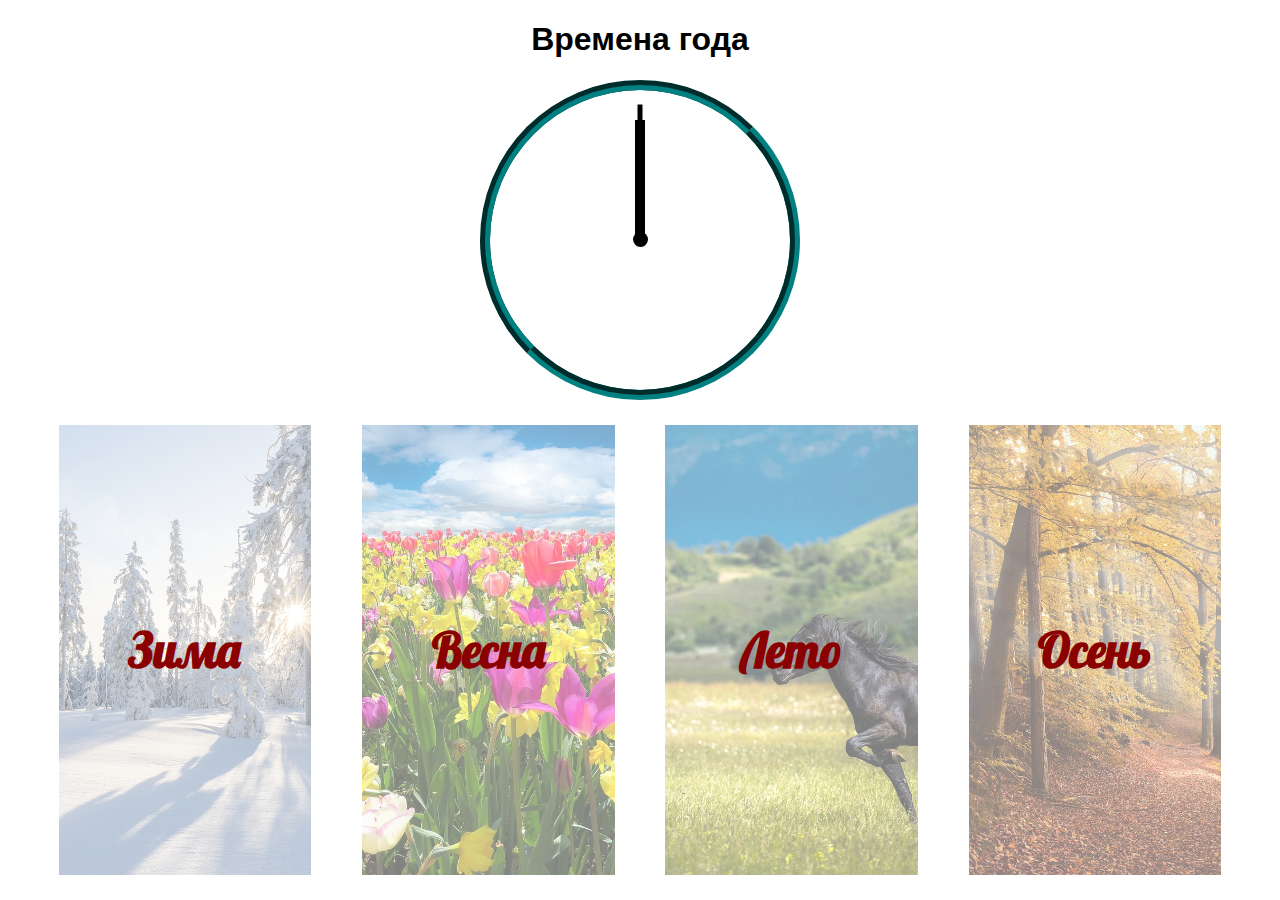
<file: index.html>
<!DOCTYPE html>
<html lang="en">
<head>
    <meta charset="UTF-8">
    <meta name="viewport" content="width=device-width, initial-scale=1.0">
    <title>Времена года</title>
    <link rel="stylesheet" href="index.css">
</head>
<body>
    <h1>Времена года</h1>
    <div id="clock">
        <div id="arrow1"></div>
        <div id="arrow2"></div>
        <div id="bolt"></div>
    </div>
    <nav>
        <a href="zima.html">
            <span><p>Зима</p></span>
            <img src="images/zima1.jpg" alt="">
        </a>
        <a href="vesna.html">
            <span><p>Весна</p></span>
            <img src="images/vesna1.jpg" alt="">
        </a>
        <a href="leto.html">
            <span><p>Лето</p></span>
            <img src="images/leto1.jpg" alt="">
        </a>
        <a href="osen.html">
            <span><p>Осень</p></span>
            <img src="images/osen1.jpg" alt="">
        </a>
    </nav>
</body>
</html>
</file>
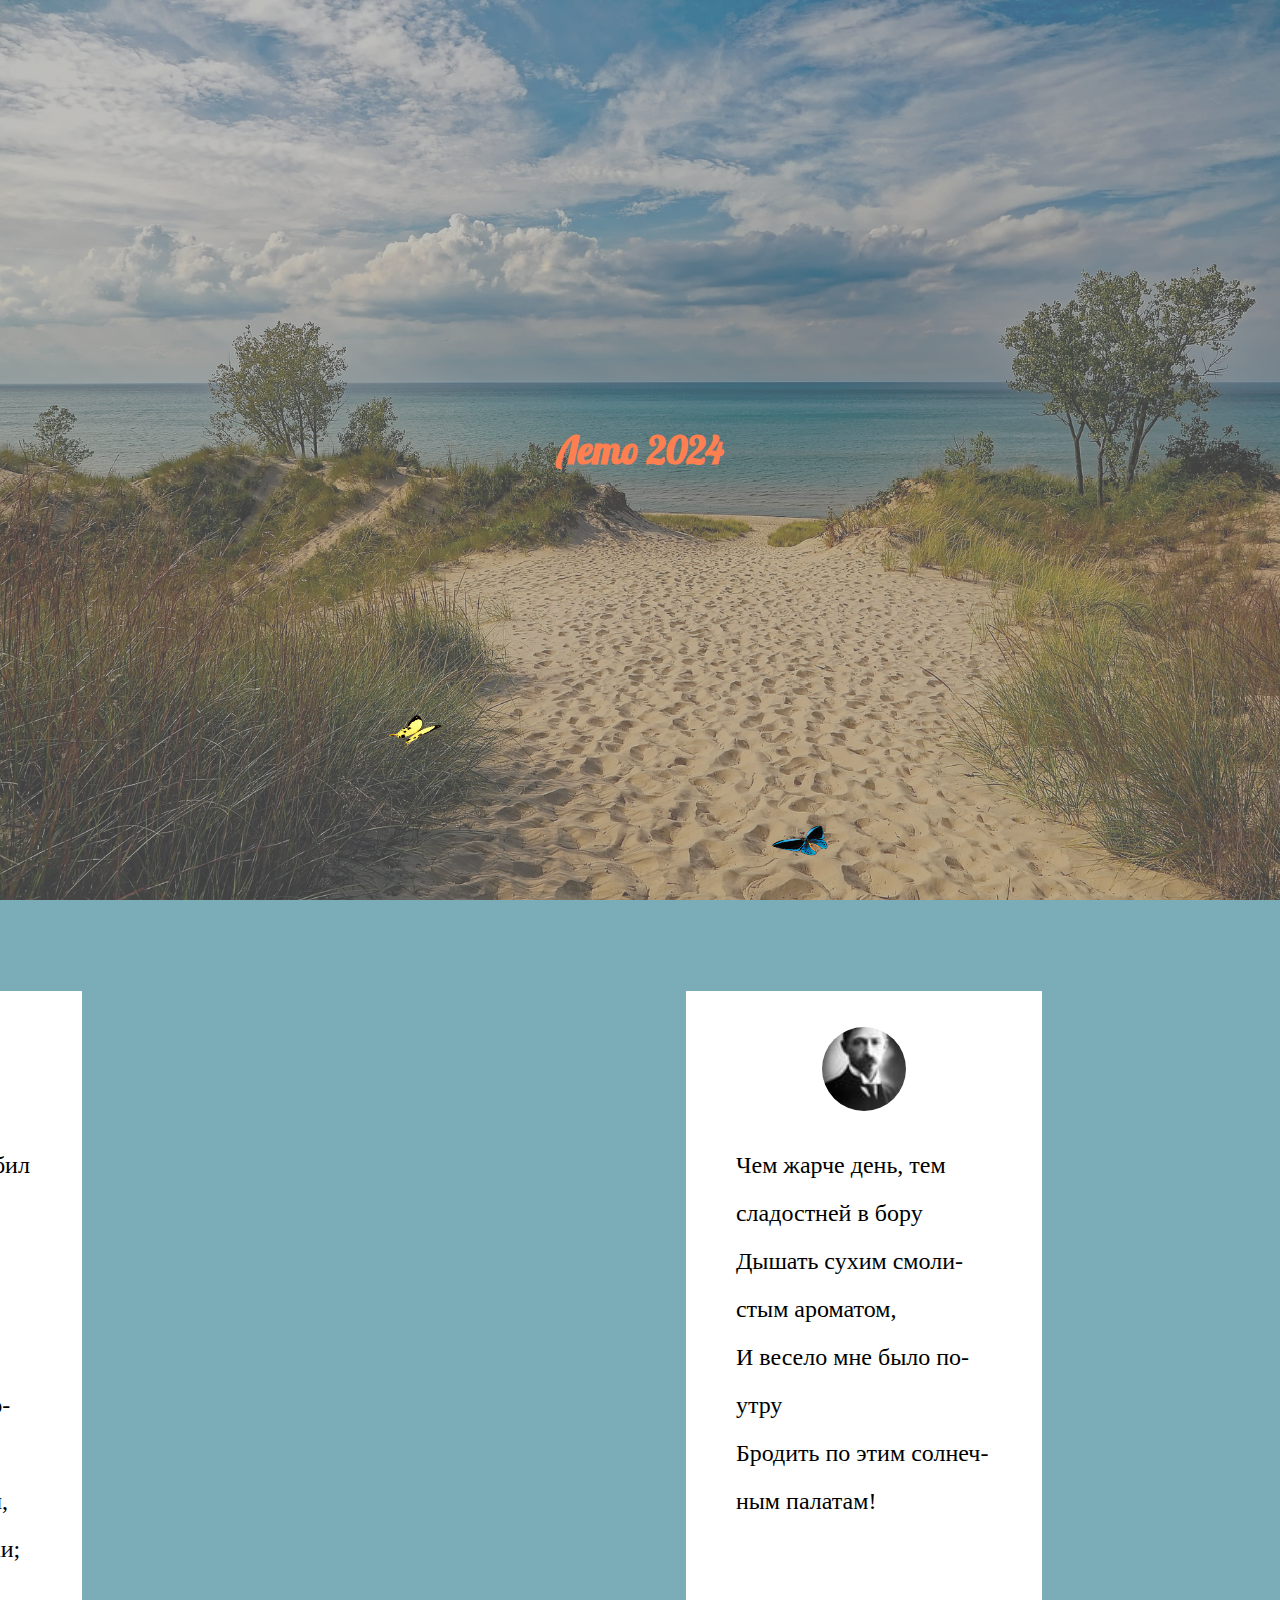
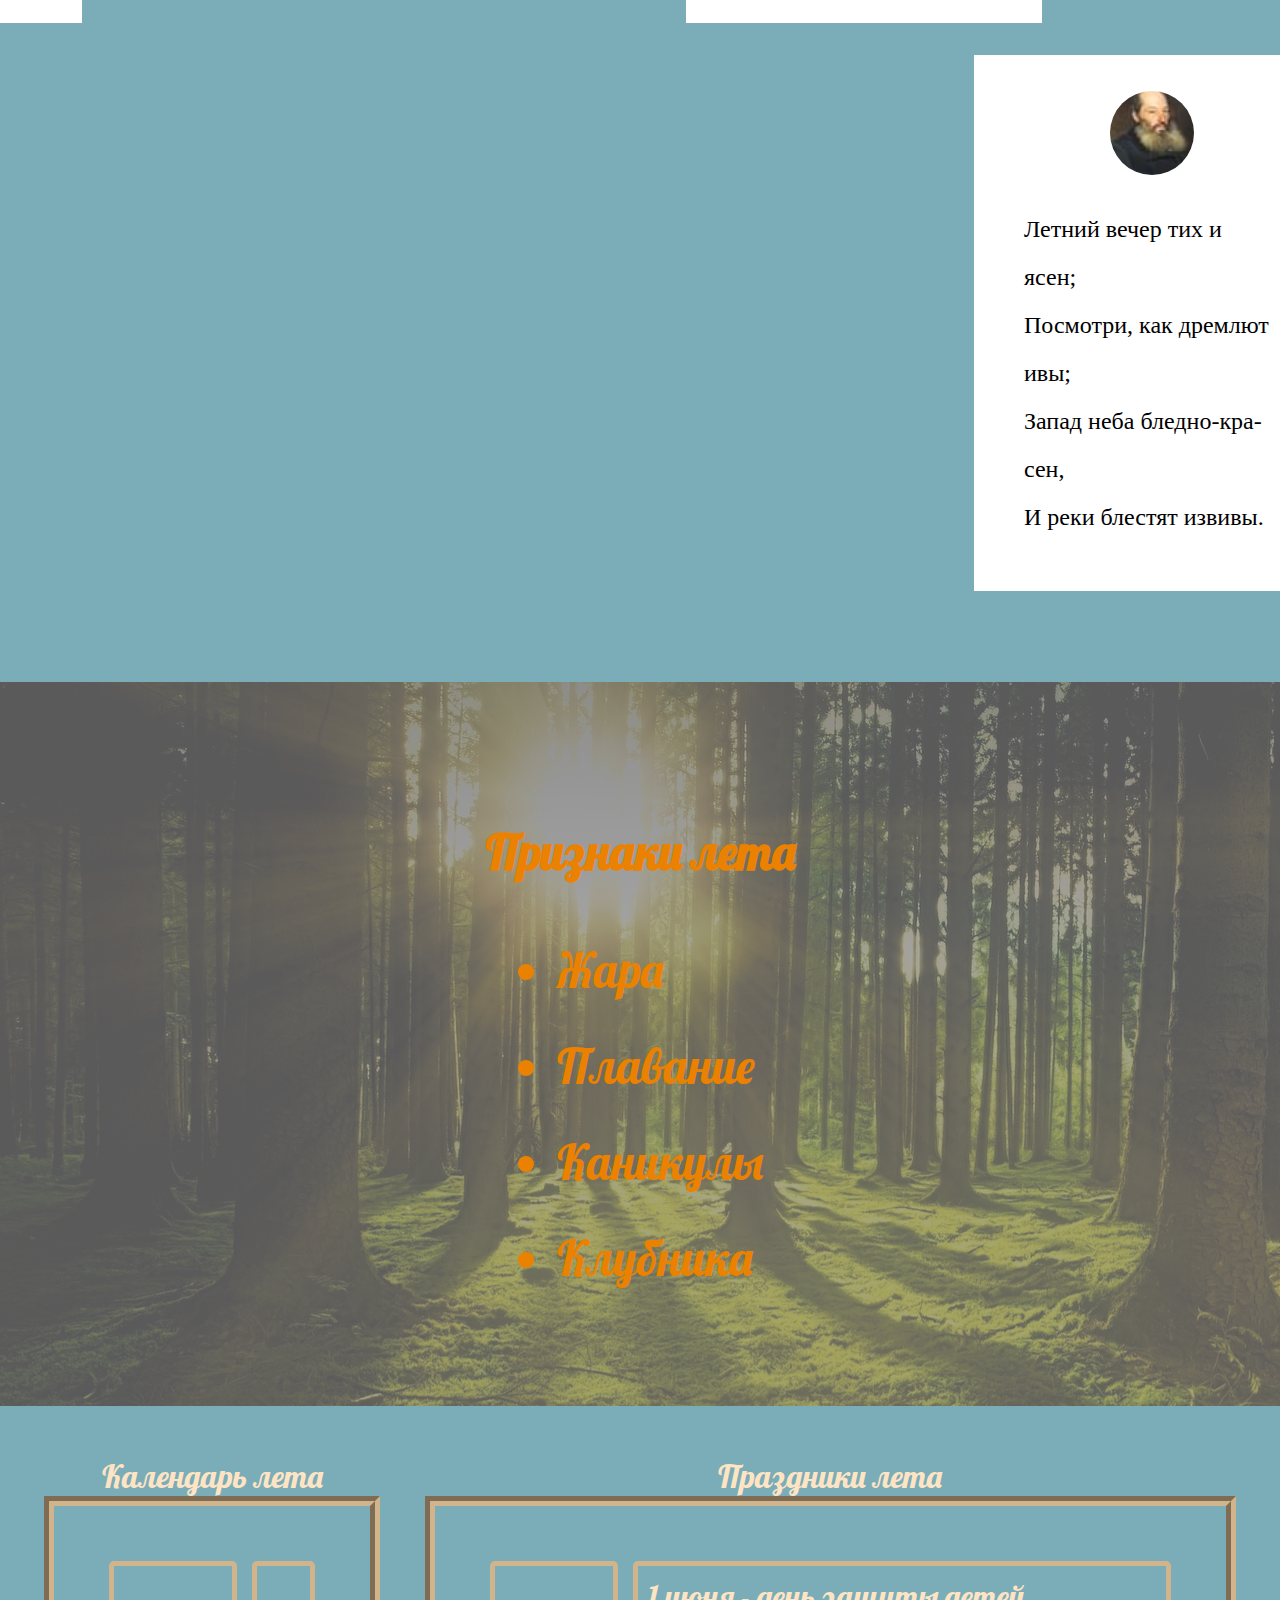
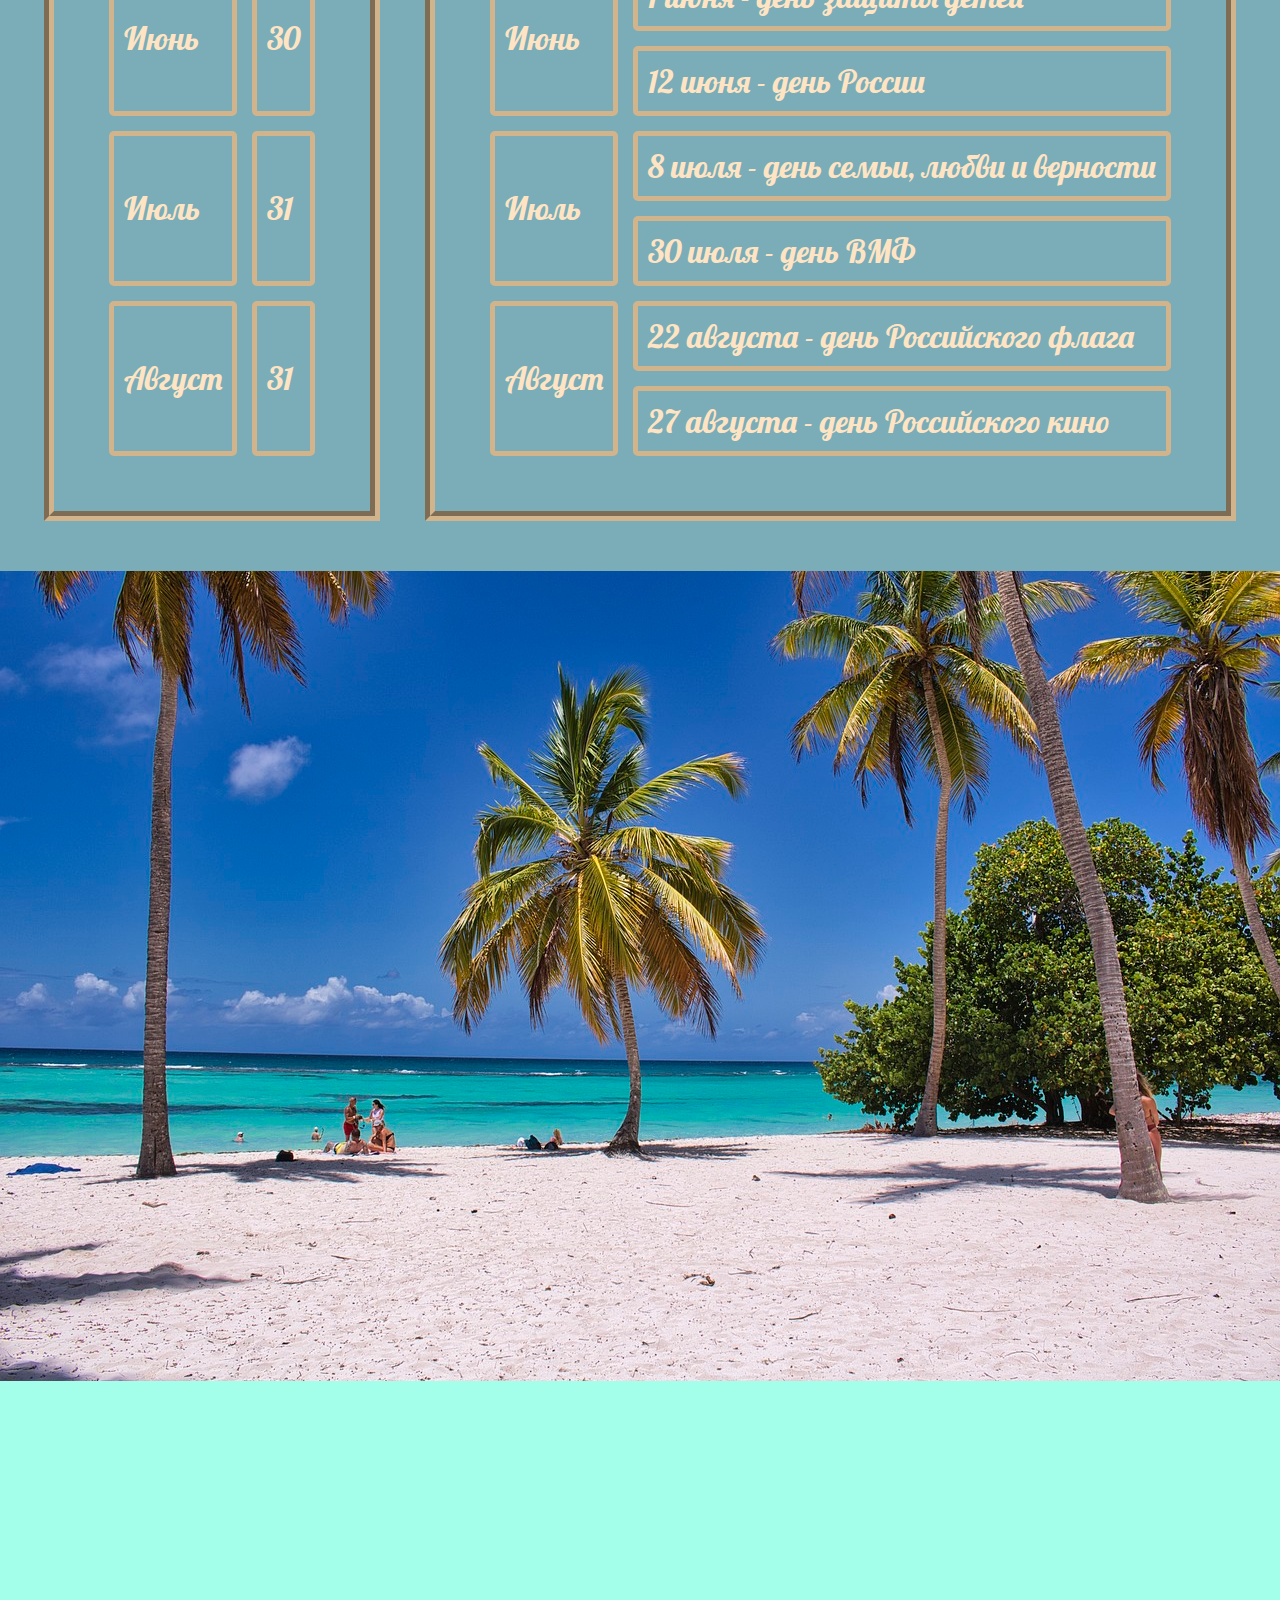
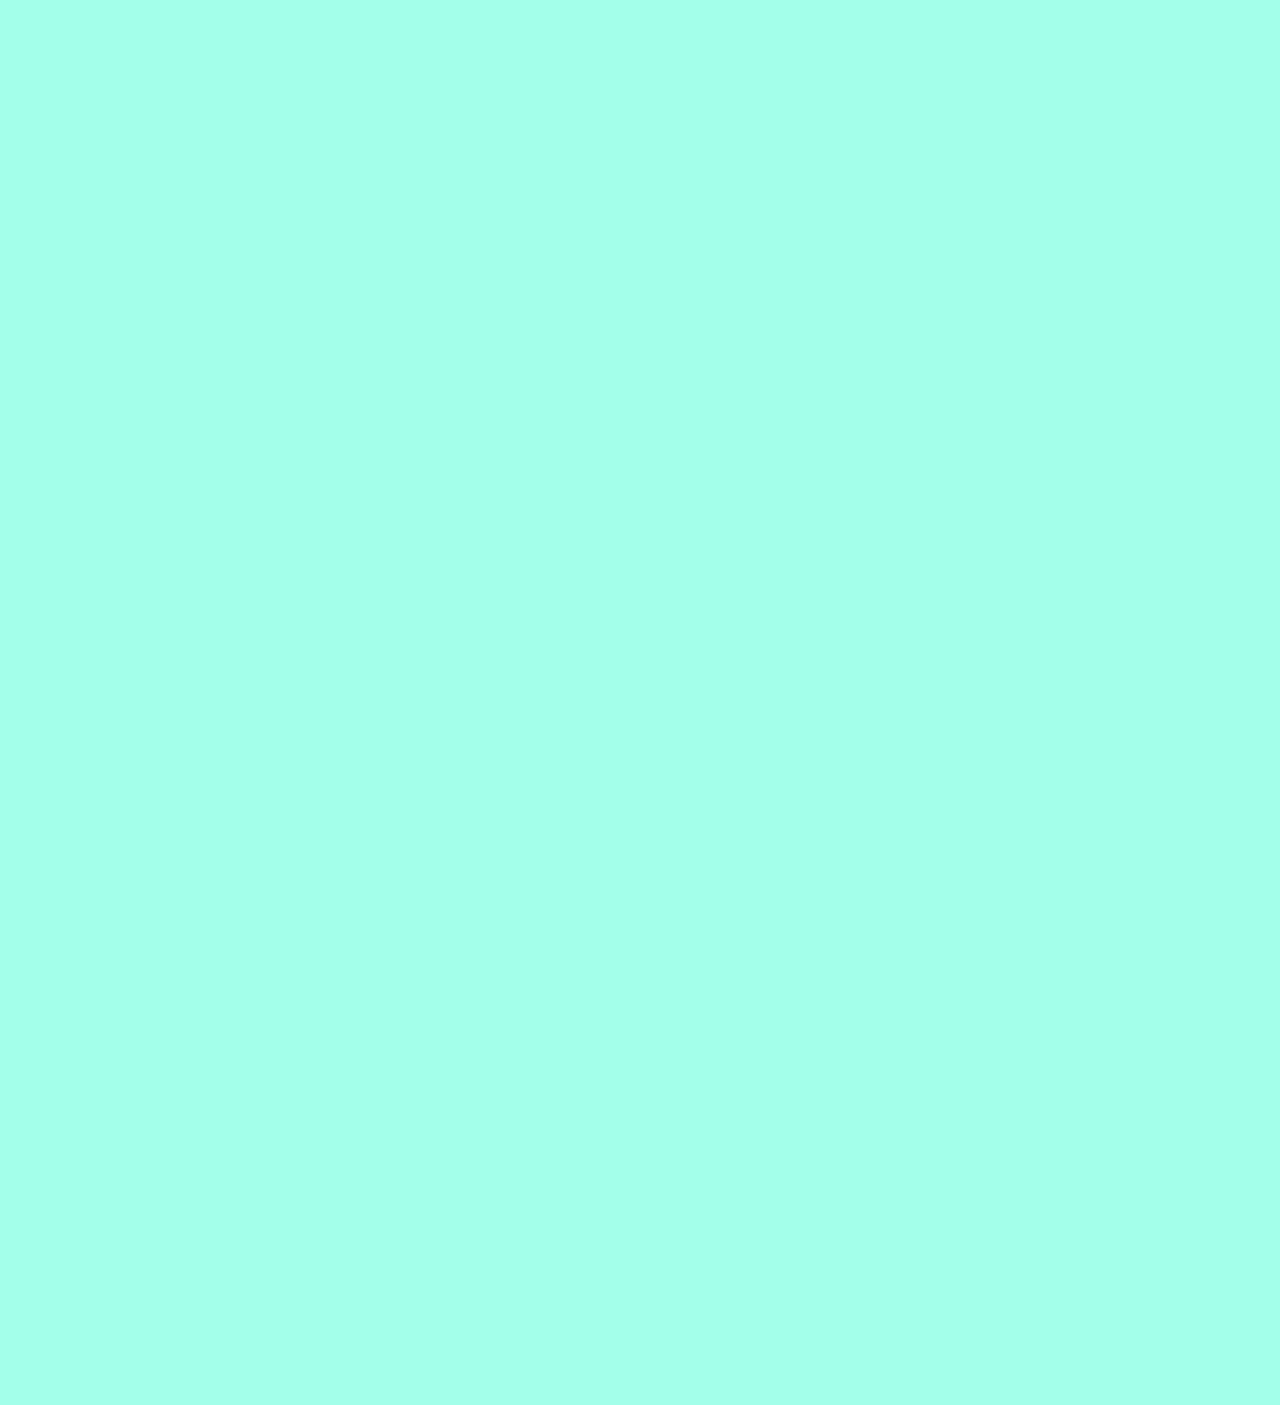
<file: leto.html>
<!DOCTYPE html>
<html lang="ru">
<head>
    <meta charset="UTF-8">
    <meta name="viewport" content="width=device-width, initial-scale=1.0">
    <title>Лето</title>
    <link rel="stylesheet" href="leto.css">
    <script src="leto.js"></script>
</head>
<body onscroll="show()">
    <section id="title">
        <h1><span>Лето 2024</span></h1>
        <img src="images/1373211660_babochki22b.gif" alt="" id="butterfly1">
        <img src="images/1373213670_babochki29b.gif" alt="" id="butterfly2">
    </section>
    <section id="poem">
        <figure>
            <img src="images/pushkin.jpeg" alt="">
            <figcaption>
                Ох, лето красное! любил бы я тебя, <br>
                Когда б не зной, да пыль, да комары, да мухи. <br>
                Ты, все душевные способности губя, <br>
                Нас мучишь; как поля, мы страждем от засухи;
            </figcaption>
        </figure>
        <figure>
            <img src="images/bunin.jpeg" alt="">
            <figcaption>
                Чем жарче день, тем сладостней в бору <br>
                Дышать сухим смолистым ароматом, <br>
                И весело мне было поутру <br>
                Бродить по этим солнечным палатам!
            </figcaption>
        </figure>
        <figure>
            <img src="images/fet.jpeg" alt="">
            <figcaption>
                Летний вечер тих и ясен; <br>
                Посмотри, как дремлют ивы; <br>
                Запад неба бледно-красен, <br>
                И реки блестят извивы.
            </figcaption>
        </figure>
    </section>
    <section id="signs">
        <div class="filter">
            <h2>Признаки лета</h2>
            <ul>
                <li>Жара</li>
                <li>Плавание</li>
                <li>Каникулы</li>
                <li>Клубника</li>
            </ul>
        </div>
    </section>
    <section id="calendars">
        <table>
            <caption>Календарь лета</caption>
            <tr>
                <td>Июнь</td>
                <td>30</td>
            </tr>
            <tr>
                <td>Июль</td>
                <td>31</td>
            </tr>
            <tr>
                <td>Август</td>
                <td>31</td>
            </tr>
        </table>
        <table>
            <caption>Праздники лета</caption>
            <tr>
                <td rowspan="2"><a href="https://ru.wikipedia.org/wiki/%D0%98%D1%8E%D0%BD%D1%8C">Июнь</a></td>
                <td><a href="https://ru.wikipedia.org/wiki/%D0%9C%D0%B5%D0%B6%D0%B4%D1%83%D0%BD%D0%B0%D1%80%D0%BE%D0%B4%D0%BD%D1%8B%D0%B9_%D0%B4%D0%B5%D0%BD%D1%8C_%D0%B7%D0%B0%D1%89%D0%B8%D1%82%D1%8B_%D0%B4%D0%B5%D1%82%D0%B5%D0%B9">1 июня - день защиты детей</a></td>
            </tr>
            <tr>
                <td><a href="https://ru.wikipedia.org/wiki/%D0%94%D0%B5%D0%BD%D1%8C_%D0%A0%D0%BE%D1%81%D1%81%D0%B8%D0%B8">12 июня - день России</a></td>
            </tr>
            <tr>
                <td rowspan="2"><a href="https://ru.wikipedia.org/wiki/%D0%98%D1%8E%D0%BB%D1%8C">Июль</a></td>
                <td><a href="https://ru.wikipedia.org/wiki/%D0%94%D0%B5%D0%BD%D1%8C_%D1%81%D0%B5%D0%BC%D1%8C%D0%B8,_%D0%BB%D1%8E%D0%B1%D0%B2%D0%B8_%D0%B8_%D0%B2%D0%B5%D1%80%D0%BD%D0%BE%D1%81%D1%82%D0%B8">8 июля - день семьи, любви и верности</a></td>
            </tr>
            <tr>
                <td><a href="https://ru.wikipedia.org/wiki/%D0%94%D0%B5%D0%BD%D1%8C_%D0%92%D0%BE%D0%B5%D0%BD%D0%BD%D0%BE-%D0%9C%D0%BE%D1%80%D1%81%D0%BA%D0%BE%D0%B3%D0%BE_%D0%A4%D0%BB%D0%BE%D1%82%D0%B0">30 июля - день ВМФ</a></td>
            </tr>
            <tr>
                <td rowspan="2"><a href="https://ru.wikipedia.org/wiki/%D0%90%D0%B2%D0%B3%D1%83%D1%81%D1%82">Август</a></td>
                <td><a href="https://ru.wikipedia.org/wiki/%D0%94%D0%B5%D0%BD%D1%8C_%D0%93%D0%BE%D1%81%D1%83%D0%B4%D0%B0%D1%80%D1%81%D1%82%D0%B2%D0%B5%D0%BD%D0%BD%D0%BE%D0%B3%D0%BE_%D1%84%D0%BB%D0%B0%D0%B3%D0%B0_%D0%A0%D0%BE%D1%81%D1%81%D0%B8%D0%B9%D1%81%D0%BA%D0%BE%D0%B9_%D0%A4%D0%B5%D0%B4%D0%B5%D1%80%D0%B0%D1%86%D0%B8%D0%B8">22 августа - день Российского флага</a></td>
            </tr>
            <tr>
                <td><a href="https://ru.wikipedia.org/wiki/%D0%94%D0%B5%D0%BD%D1%8C_%D1%80%D0%BE%D1%81%D1%81%D0%B8%D0%B9%D1%81%D0%BA%D0%BE%D0%B3%D0%BE_%D0%BA%D0%B8%D0%BD%D0%BE">27 августа - день Российского кино</a></td>
            </tr>
        </table>
    </section>
    <section id="gallary">
        <div id="container">
            <img src="images/beach-6517214_1280.jpg" alt=""><img src="images/trees-3410836_1280.jpg" alt=""><img src="images/hills-2165759_1280.jpg" alt=""><img src="images/landscape-1192669_1280.jpg" alt="">
        </div>
    </section>
    <section id="wordart">
        <script src="http://cdn.wordart.com/wordart.min.js" async defer></script>
        <div style="width: auto; height: 90vh; margin:auto" data-wordart-src="http://cdn.wordart.com/json/7891nj6qef48" data-wordart-show-attribution></div>
    </section>
    <section id="answergarden">
        <iframe src="https://answergarden.ch/embed/3998411" style="border: none; width: 75%; height: 90vh " scrolling="no" frameborder="0" title="AnswerGarden" allowTransparency="true"><p><a href="https://answergarden.ch/3998411">Go to AnswerGarden</a></p></iframe>
    </section>
</body>
</html>
</file>
<file: index.css>
@font-face {
    font-family: lobster;
    src: url(fonts/Lobster-Regular.ttf);
}
a{
    width: 20%;
    height: 50vh;
    position: relative;
    text-align: center;
    z-index: 10;
    overflow: hidden;
    font-size: 3em;
    color:darkred;
    font-weight: 900;
    font-family: lobster;
}
a:hover img{
    width: 130%;
    height: 70vh;
}
a:hover span{
    background-color: rgba(255, 255, 255, 0.2);
}
a:hover{
    font-size: 4em;
}
img{
    width: 100%;
    height: 50vh;
    object-fit: cover;
    position: relative;
    z-index: -10;
    transition: all 2s;
}
nav{
    display: flex;
    justify-content: space-evenly;
}
span{
    position: absolute;
    width: 100%;
    height: 100%;
    display: flex;
    background-color: rgba(255, 255, 255, 0.5);
    transition: all 2s;
}
span p{
    text-align: center;
    margin: auto;
}
h1{
    text-align: center;
    font-family:Verdana, Geneva, Tahoma, sans-serif;
}
#clock{
    width: 300px;
    height: 300px;
    border: 10px groove teal;
    border-radius: 50%;
    margin: auto;
    margin-bottom: 25px;
    position: relative;
}
#arrow1{
    width: 40%;
    height: 10px;
    background-color: black;
    position: absolute;
    top: calc(50% - 5px);
    left: 50%;
    transform-origin: left;
    transform: rotate(-90deg);
    animation: go 3600s infinite linear;
}
#arrow2{
    width: 45%;
    height: 5px;
    background-color: black;
    position: absolute;
    top: calc(50% - 2.5px);
    left: 50%;
    transform-origin: left;
    transform: rotate(-90deg);
    animation: go 60s infinite;
    animation-timing-function: steps(60, end);
}
#bolt{
    width: 5%;
    height: 5%;
    background-color: black;
    position: absolute;
    top: 47.5%;
    left: 47.5%;
    border-radius: 50%;
}

@keyframes go{
    from{
        transform: rotate(-90deg);
    }
    to{
        transform: rotate(270deg);
    }
}

@media (max-width: 600px){
    nav{
        flex-direction: column;
        margin: auto;
        justify-content: center;
        align-items: center;
    }
    a{
        width: 90%;
        margin-bottom: 10px;
    }
}
</file>
<file: leto.css>
@font-face {
    font-family: lobster;
    src: url(fonts/Lobster-Regular.ttf);
}
body{
    margin: 0;
}
#title{
    background-image: url(backgrounds/indiana-dunes-state-park-1848559_1920.jpg);
    background-size: cover;
    height: 100vh;
    display: flex;
    position: relative;
    overflow: hidden;
}
#title h1{
    margin: auto;
    font-size: 3vw;
    background-color: rgba(128, 128, 128, 0.5);
    width: 100%;
    height: 100vh;
    display: flex;
}
#title span{
    margin: auto;
    color:coral;
    font-family: lobster;
}
#poem{
    background-color: hsl(190, 30%, 60%);
    display: flex;
    padding: 75px 50px;
    justify-content: center;
    gap: 1%;
    flex-wrap: wrap;
    overflow: hidden;
}
#poem img{
    border-radius: 50%;
    margin-bottom: 40px;
    transform: scale(1.5);
}
#poem figure{
    background-color: white;
    padding: 50px;
    text-align: center;
    width: 20vw;
}
#poem figcaption{
    text-align: left;
    line-height: 2;
    font-size: 1.5em;
    hyphens: auto;
    width: fit-content;
    margin: auto;
}
#signs{
    background-image: url(backgrounds/trees-3294681_1920.jpg);
}
.signsanim{
    animation: zoom 5s;
}
@keyframes zoom{
    from{
        background-size: 100%;
    }
    to{
        background-size: 140%;
    }
}
#signs h2{
    text-align: center;
    font-size: 3em;
    color:rgb(235, 129, 0);
    font-family: lobster;
}
#signs ul{
    width: fit-content;
    margin: auto;
    font-size: 3em;
    line-height: 2;
    color:rgb(235, 129, 0);
    font-family: lobster;
}
.filter{
    padding: 100px;
    background-color: rgba(128, 128, 128, 0.705);
}
#calendars{
    display: flex;
    justify-content:space-evenly;
    padding: 50px 0;
    font-family: lobster;
    font-size: 2em;
    color:bisque;
    background-color: hsl(190, 30%, 60%);
}
#calendars table{
    border: 10px groove tan;
    padding: 40px;
    border-spacing: 15px;
}
#calendars td{
    border: 5px solid tan;
    padding: 10px;
    border-radius: 5px;
}
#calendars a{
    color: bisque;
    text-decoration: none;
}
#calendars td:hover{
    color:  hsl(190, 30%, 60%);
    background-color: bisque;
}
#calendars a:hover{
    color:  hsl(190, 30%, 60%);
}
#calendars td:hover a{
    color:  hsl(190, 30%, 60%);
}
#butterfly1{
    position: absolute;
    top: 700px;
    left: 30%;
    width: 5%;
    animation: fly1 5s infinite;
}
#butterfly2{
    position: absolute;
    top: 800px;
    left: 60%;
    width: 5vw;
    animation: fly2 6s infinite 7s,7s;
    transform: scaleX(-1);
}

#gallary{
    padding: 0;
    overflow: hidden;
}
#gallary #container{
    width: 400%;
    height: 90vh;
    animation: start 15s infinite alternate ease;
}
@keyframes start{
    from{
        transform: translateX(0);
    }
    33%{
        transform: translateX(-100vw);
    }
    67%{
        transform: translateX(-200vw);
    }
    to{
        transform: translateX(-300vw);
    }
}

#gallary #container img{
    width: 25%;
    height: 90vh;
    object-fit: cover;
}

#wordart{
    background-color: hsl(166, 100%, 82%);
}

.wordart-attribution{
    display: none;
}

#answergarden{
    text-align: center;
    background-color: hsl(166, 100%, 82%)
}

figure:first-child{
    transform:translateX(-40vw);
    transition: all 2s;
}
figure:last-child{
    transform:translateX(40vw);
    transition: all 2s;
}

@keyframes fly1{
    from{
        transform: translate(0,0);
    }
    50%{
        transform: translate(30vw, -20vh);
    }
    to{
        transform: translate(100vw, -5vh);
    }
}
@keyframes fly2{
    from{
        transform: translate(0,0) scaleX(-1);
    }
    50%{
        transform: translate(-30vw, -20vh) scaleX(-1);
    }
    to{
        transform: translate(-100vw, -5vh) scaleX(-1);
    }
}

@media (max-width: 1000px){
    #title h1{
        font-size: 6vw;
    }
    #poem{
        flex-direction: column;
        padding: 50px 0px;
    }
    #poem figure{
        width: 60vw;
        margin: auto;
        margin-top: 20px;
    }
    #calendars{
        flex-direction: column;
    }
    #calendars table:last-child{
        padding: 0;
        border-spacing: 5px;
        margin-top: 20px;
    }
    @keyframes zoom{
        from{
            background-size: auto 100%;
        }
        to{
            background-size: auto 140%;
        }
    }
}
</file>
